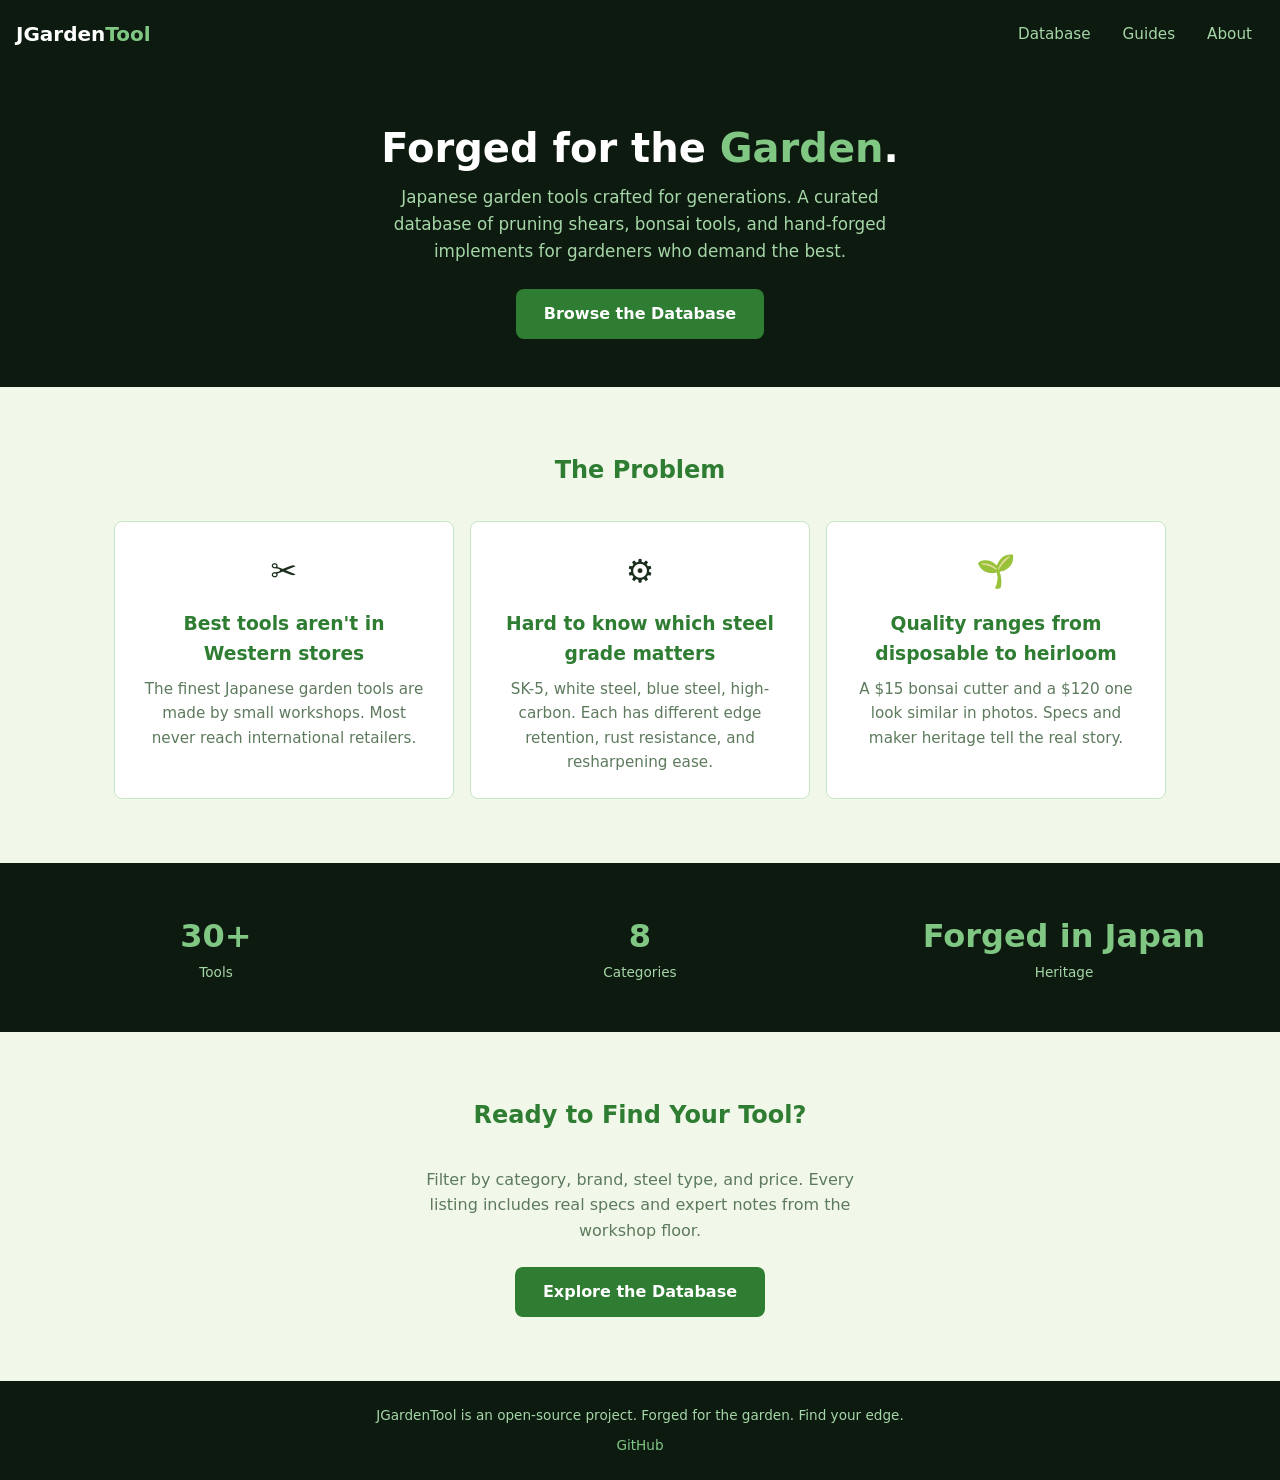
<file: index.html>
<!DOCTYPE html>
<html lang="en">
<head>
<meta charset="UTF-8">
<meta name="viewport" content="width=device-width,initial-scale=1">
<title>JGardenTool - Japanese Garden Tools and Bonsai Supplies</title>
<meta name="description" content="A curated database of Japanese garden tools and bonsai supplies for international gardeners. Compare steel types, specs, and find forged-in-Japan quality.">
<meta property="og:title" content="JGardenTool - Japanese Garden Tools and Bonsai Supplies">
<meta property="og:description" content="A curated database of Japanese garden tools and bonsai supplies for international gardeners.">
<meta property="og:type" content="website">
<meta property="og:url" content="https://humancronadmin.github.io/j-garden-tool/">
<link rel="canonical" href="https://humancronadmin.github.io/j-garden-tool/">
<link rel="icon" href="favicon.svg" type="image/svg+xml">
<link rel="stylesheet" href="css/style.css">
<script async src="https://www.googletagmanager.com/gtag/js?id=G-MXKH7PSKC2"></script>
<script>window.dataLayer=window.dataLayer||[];function gtag(){dataLayer.push(arguments);}gtag("js",new Date());gtag("config","G-MXKH7PSKC2");</script>
<script type="text/javascript">(function(c,l,a,r,i,t,y){c[a]=c[a]||function(){(c[a].q=c[a].q||[]).push(arguments)};t=l.createElement(r);t.async=1;t.src="https://www.clarity.ms/tag/"+i;y=l.getElementsByTagName(r)[0];y.parentNode.insertBefore(t,y);})(window, document, "clarity", "script", "wa1jxs6bmh");</script>

<script type="application/ld+json">{"@context":"https://schema.org","@type":"WebSite","name":"JGardenTool","url":"https://humancronadmin.github.io/j-garden-tool/","description":"JGardenTool - Japanese garden tools, bonsai scissors, hori hori, Niwaki, pruning shears, Japanese steel tools","inLanguage":"en","potentialAction":{"@type":"SearchAction","target":{"@type":"EntryPoint","urlTemplate":"https://humancronadmin.github.io/j-garden-tool/?q={search_term_string}"},"query-input":"required name=search_term_string"}}</script>
<script type="application/ld+json">{"@context":"https://schema.org","@type":"BreadcrumbList","itemListElement":[{"@type":"ListItem","position":1,"name":"Home","item":"https://humancronadmin.github.io/j-garden-tool/"}]}</script>
</head>
<body>
<nav class="nav">
 <a href="index.html" class="nav-brand">JGarden<span>Tool</span></a>
 <div class="nav-links">
 <a href="database.html">Database</a>
 <a href="#guides">Guides</a>
 <a href="#about">About</a>
 </div>
</nav>
<section class="hero">
 <h1>Forged for the <em>Garden</em>.</h1>
 <p>Japanese garden tools crafted for generations. A curated database of pruning shears, bonsai tools, and hand-forged implements for gardeners who demand the best.</p>
 <a href="database.html" class="btn btn-primary">Browse the Database</a>
</section>
<section class="section">
 <h2 class="section-title">The Problem</h2>
 <div class="problem-grid" id="problems"></div>
</section>
<section class="section" style="background:var(--dark);color:#FFF;max-width:none;padding:48px 16px">
 <div class="stats-row" id="stats"></div>
</section>
<section class="section" style="text-align:center">
 <h2 class="section-title">Ready to Find Your Tool?</h2>
 <p style="color:var(--muted);margin-bottom:24px;max-width:480px;margin-left:auto;margin-right:auto">Filter by category, brand, steel type, and price. Every listing includes real specs and expert notes from the workshop floor.</p>
 <a href="database.html" class="btn btn-primary">Explore the Database</a>
</section>
<footer class="footer" id="about">
 <p>JGardenTool is an open-source project. Forged for the garden. Find your edge.</p>
 <p style="margin-top:8px"><a href="https://github.com/humancronadmin">GitHub</a></p>
</footer>
<script>
const problems=[
 {icon:"\u2702\uFE0F",title:"Best tools aren't in Western stores",desc:"The finest Japanese garden tools are made by small workshops. Most never reach international retailers."},
 {icon:"\u2699\uFE0F",title:"Hard to know which steel grade matters",desc:"SK-5, white steel, blue steel, high-carbon. Each has different edge retention, rust resistance, and resharpening ease."},
 {icon:"\u{1F331}",title:"Quality ranges from disposable to heirloom",desc:"A $15 bonsai cutter and a $120 one look similar in photos. Specs and maker heritage tell the real story."}
];
const stats=[
 {num:"30+",label:"Tools"},
 {num:"8",label:"Categories"},
 {num:"Forged in Japan",label:"Heritage"}
];
document.getElementById("problems").innerHTML=problems.map(p=>`<div class="problem-card"><div class="icon">${p.icon}</div><h3>${p.title}</h3><p>${p.desc}</p></div>`).join("");
document.getElementById("stats").innerHTML=stats.map(s=>`<div class="stat"><div class="num">${s.num}</div><div class="label">${s.label}</div></div>`).join("");
</script>
<script async src="https://pagead2.googlesyndication.com/pagead/js/adsbygoogle.js?client=ca-pub-6776399834647681" crossorigin="anonymous"></script>
</body>
</html>
</file>
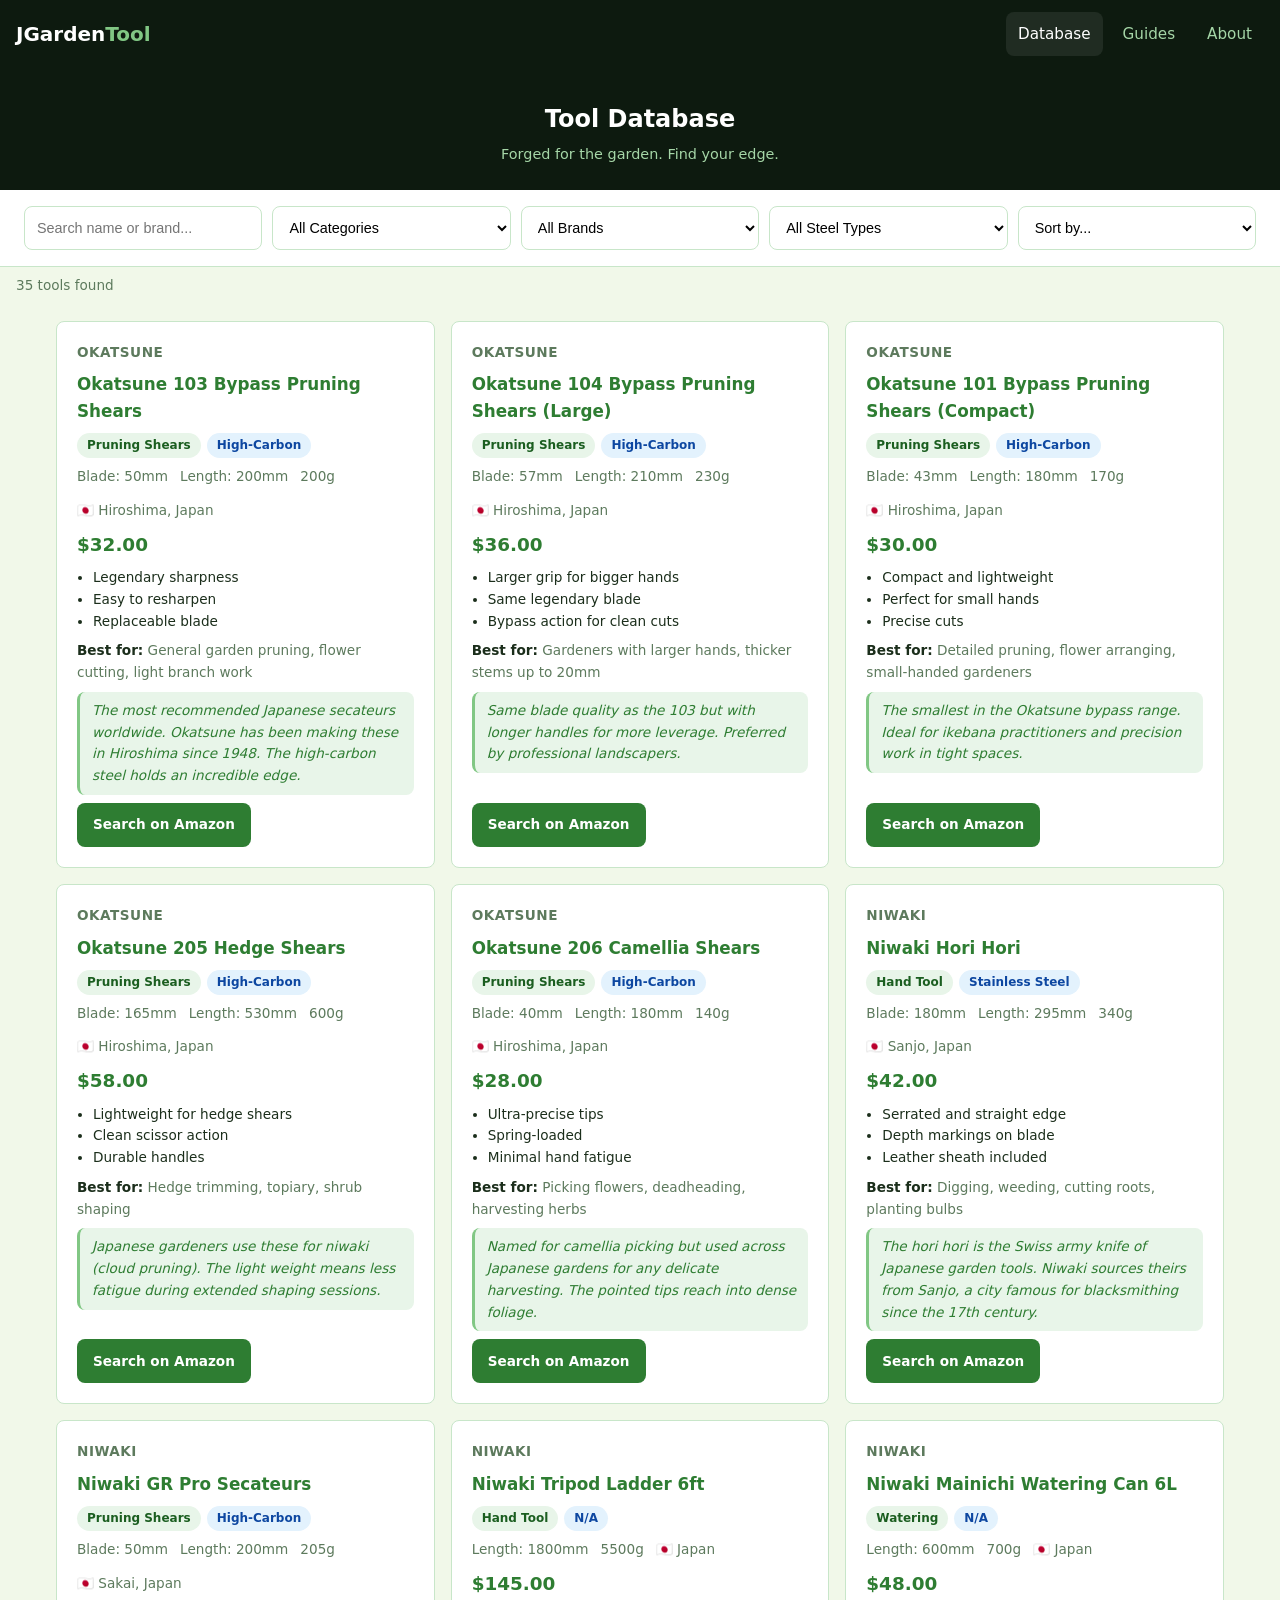
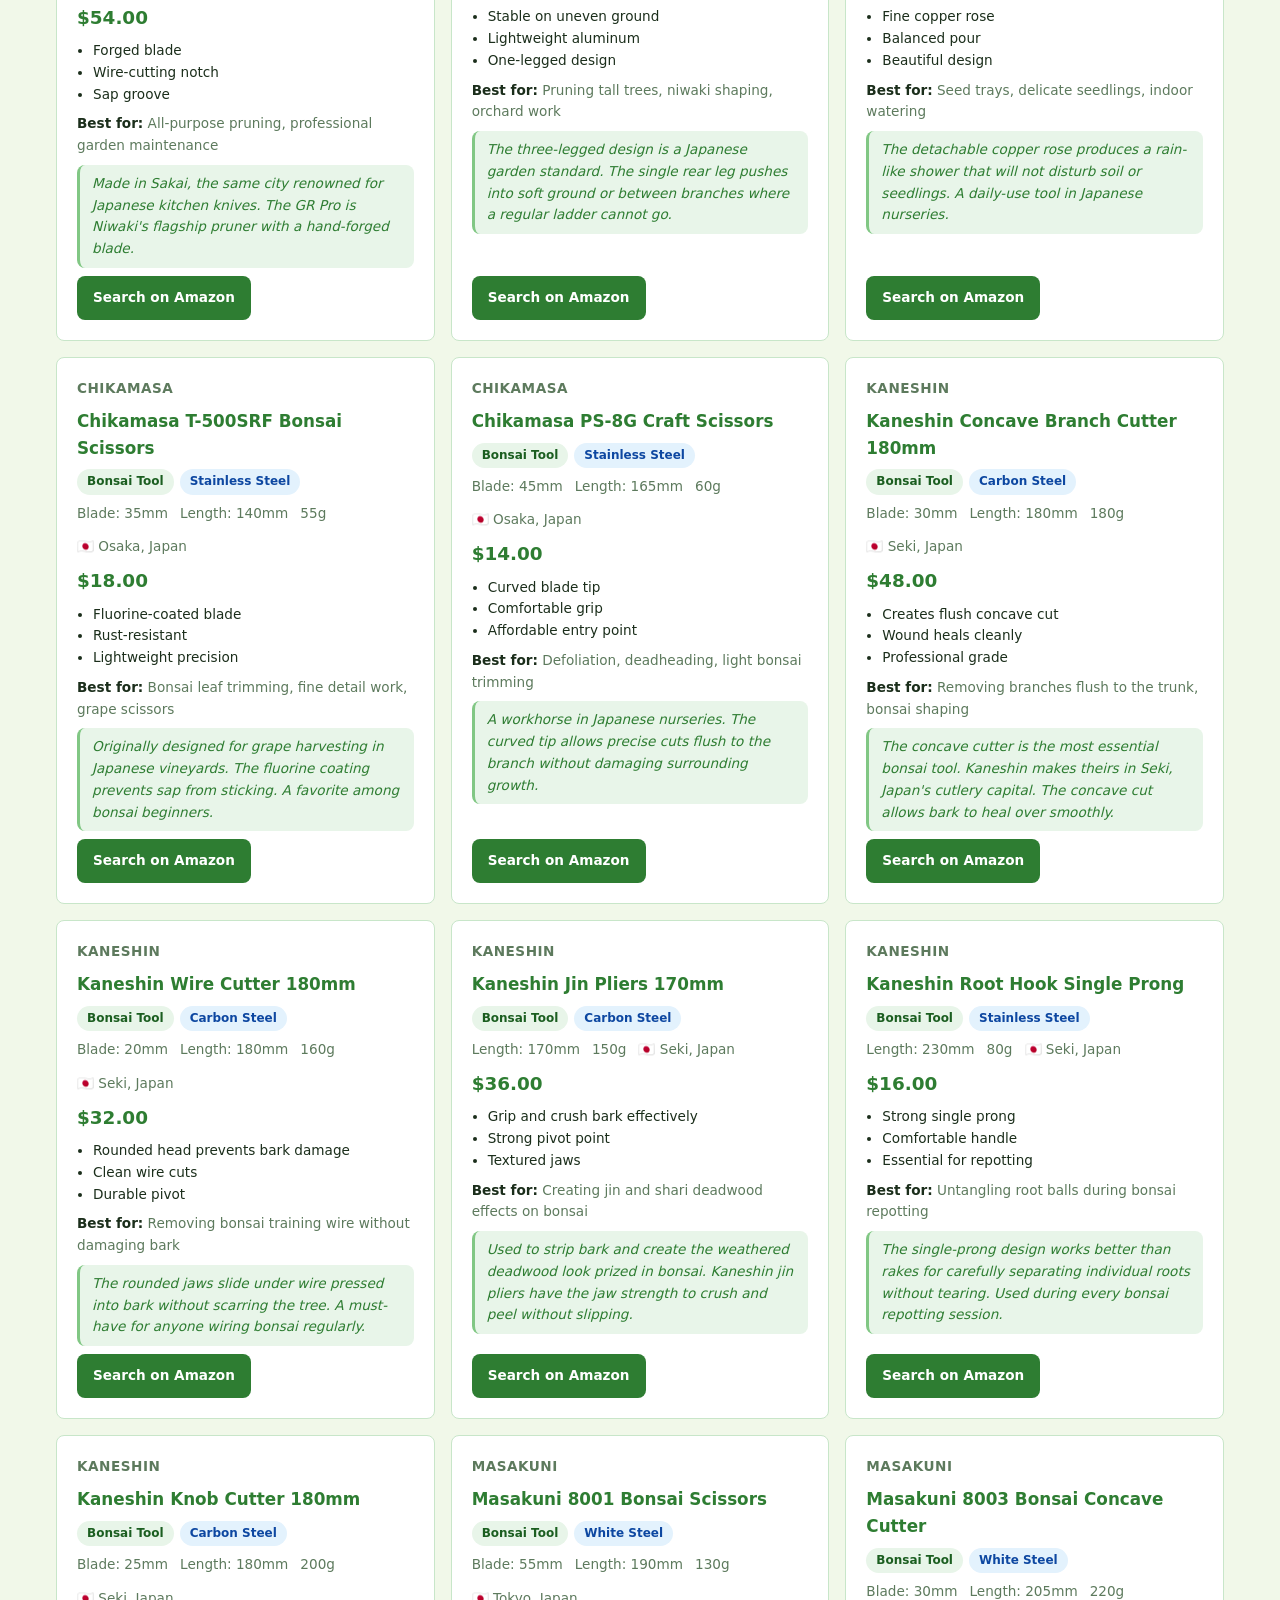
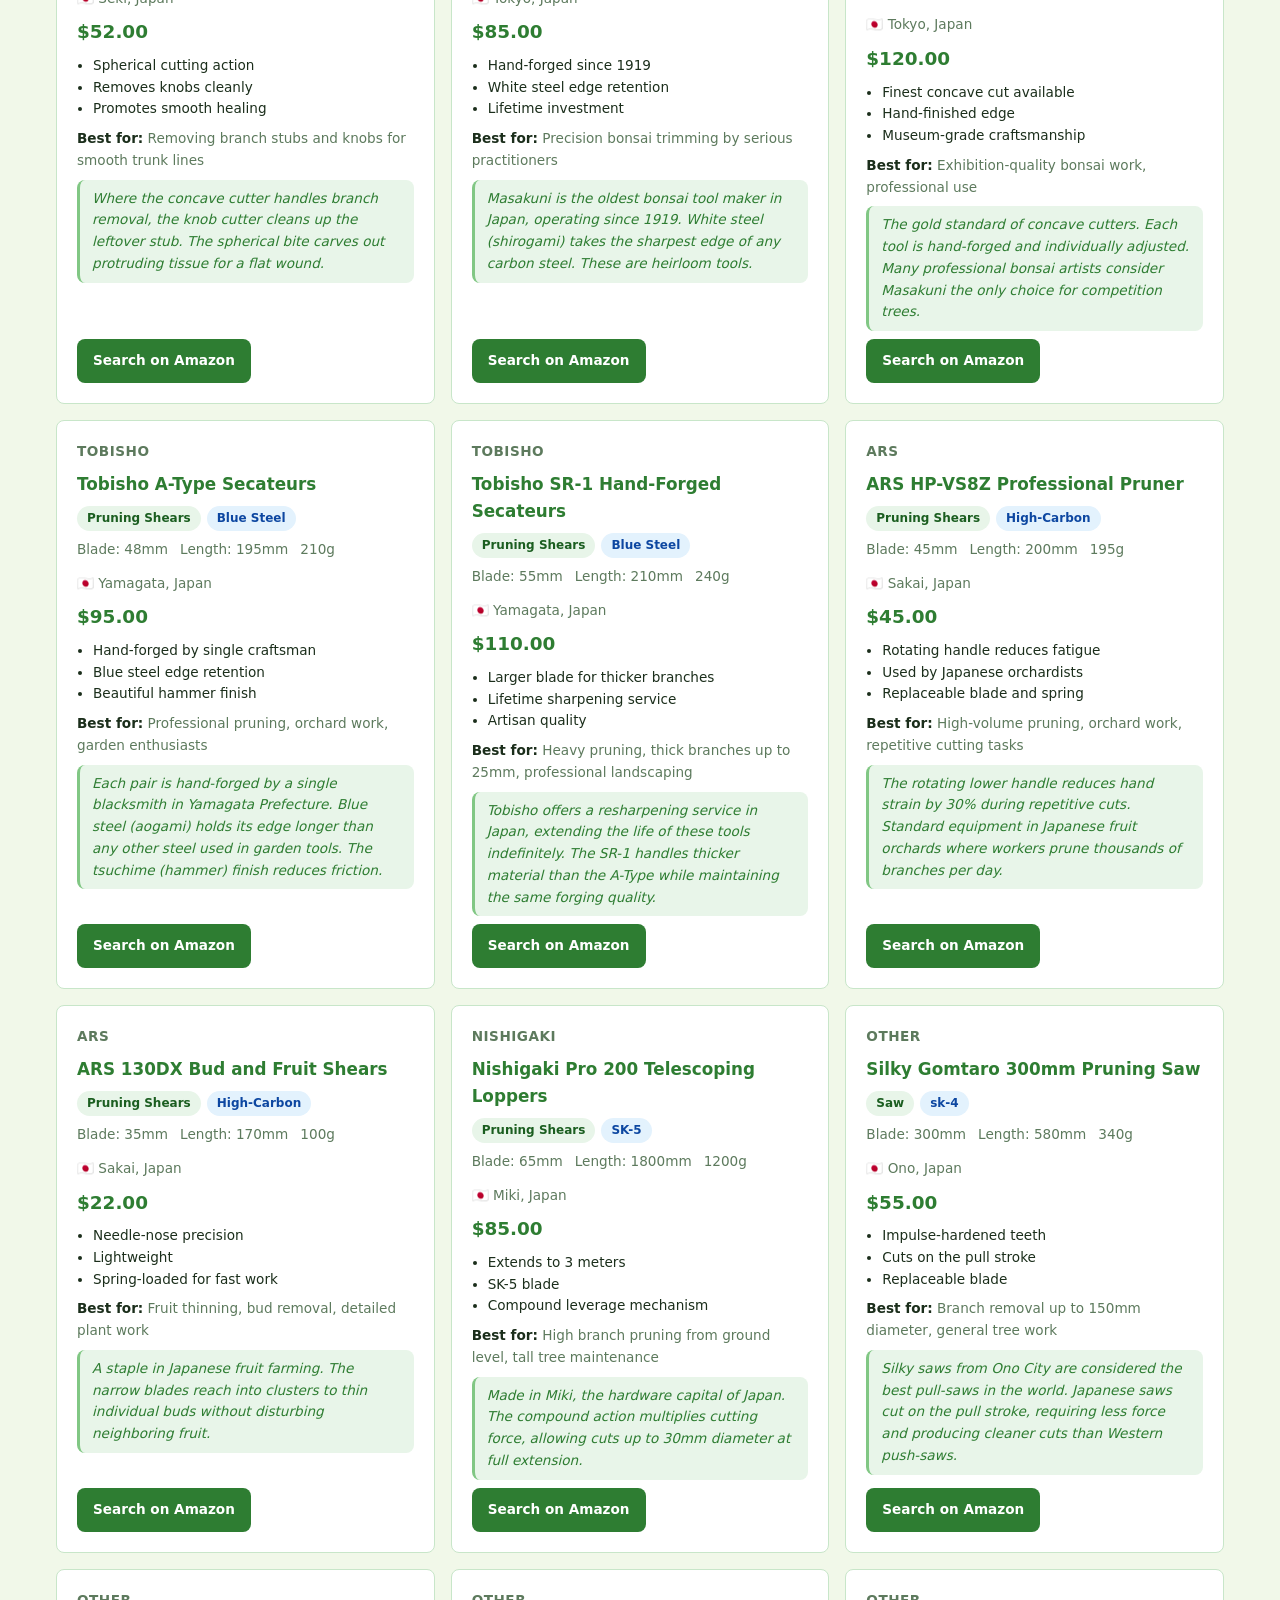
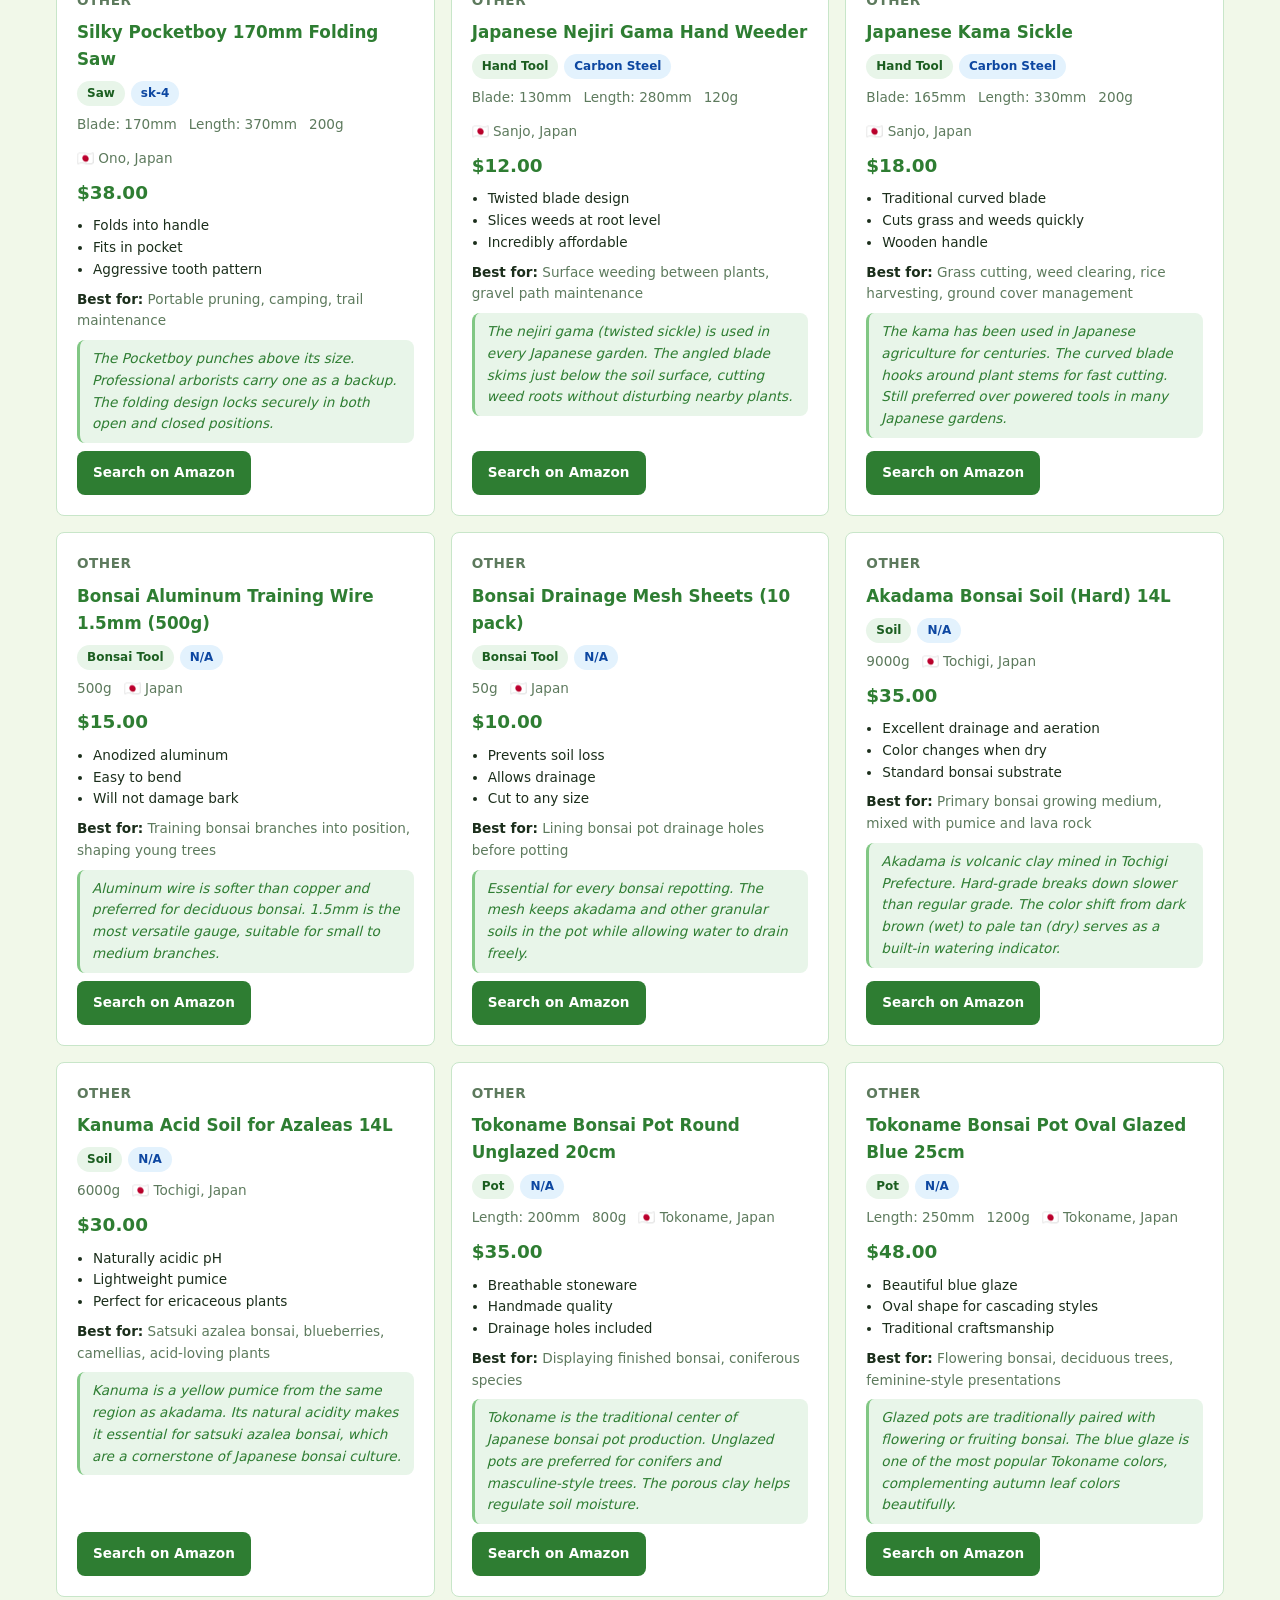
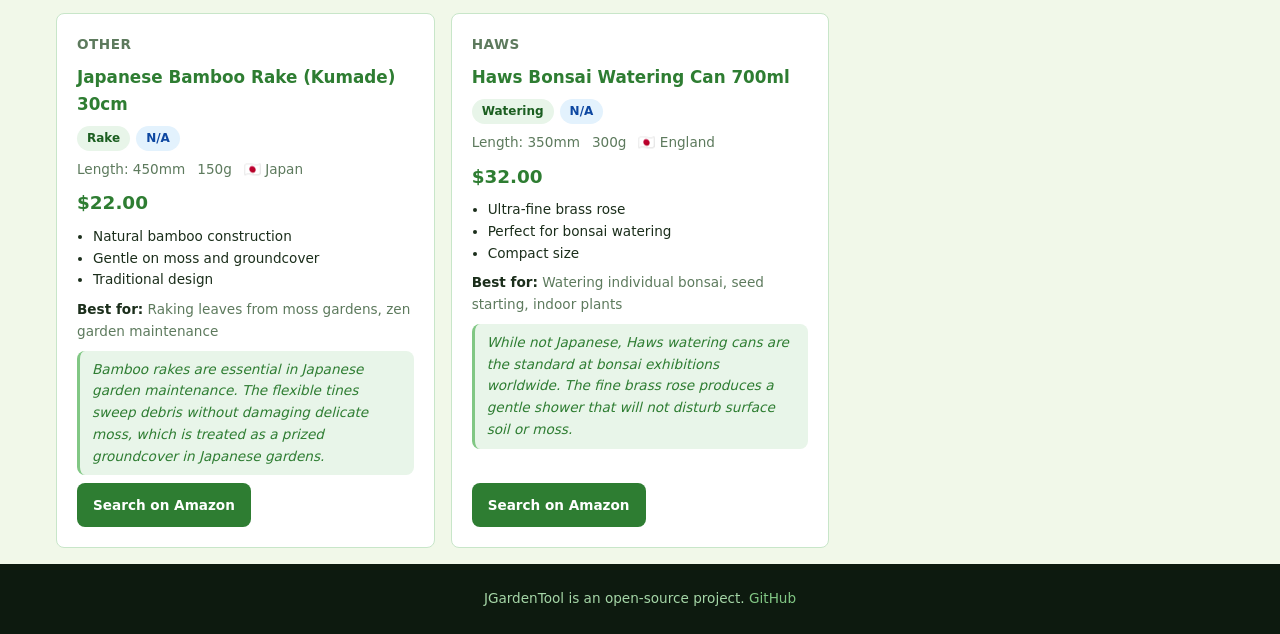
<file: database.html>
<!DOCTYPE html>
<html lang="en">
<head>
<meta charset="UTF-8">
<meta name="viewport" content="width=device-width,initial-scale=1">
<title>Database - JGardenTool</title>
<meta name="description" content="Browse and filter 30+ Japanese garden tools and bonsai supplies. Compare steel types, specs, prices, and expert notes.">
<meta property="og:title" content="JGardenTool - Japanese Garden Tool Database">
<meta property="og:description" content="Browse and filter 30+ Japanese garden tools and bonsai supplies by category, brand, steel type, and price.">
<meta property="og:type" content="website">
<meta property="og:url" content="https://humancronadmin.github.io/j-garden-tool/database.html">
<link rel="canonical" href="https://humancronadmin.github.io/j-garden-tool/database.html">
<link rel="icon" href="favicon.svg" type="image/svg+xml">
<link rel="stylesheet" href="css/style.css">
<script async src="https://www.googletagmanager.com/gtag/js?id=G-MXKH7PSKC2"></script>
<script>window.dataLayer=window.dataLayer||[];function gtag(){dataLayer.push(arguments);}gtag("js",new Date());gtag("config","G-MXKH7PSKC2");</script>
<script type="text/javascript">(function(c,l,a,r,i,t,y){c[a]=c[a]||function(){(c[a].q=c[a].q||[]).push(arguments)};t=l.createElement(r);t.async=1;t.src="https://www.clarity.ms/tag/"+i;y=l.getElementsByTagName(r)[0];y.parentNode.insertBefore(t,y);})(window, document, "clarity", "script", "wa1jxs6bmh");</script>
</head>
<body>
<nav class="nav">
 <a href="index.html" class="nav-brand">JGarden<span>Tool</span></a>
 <div class="nav-links">
 <a href="database.html" class="active">Database</a>
 <a href="index.html#guides">Guides</a>
 <a href="index.html#about">About</a>
 </div>
</nav>
<div class="db-header">
 <h1>Tool Database</h1>
 <p>Forged for the garden. Find your edge.</p>
</div>
<div class="filters">
 <input type="search" id="search" placeholder="Search name or brand...">
 <select id="category"><option value="">All Categories</option></select>
 <select id="brand"><option value="">All Brands</option></select>
 <select id="steel"><option value="">All Steel Types</option></select>
 <select id="sort">
 <option value="">Sort by...</option>
 <option value="price-asc">Price: Low to High</option>
 <option value="price-desc">Price: High to Low</option>
 <option value="name-asc">Name: A to Z</option>
 </select>
</div>
<div class="result-count" id="resultCount"></div>
<div class="product-grid" id="grid"></div>
<footer class="footer">
 <p>JGardenTool is an open-source project. <a href="https://github.com/humancronadmin">GitHub</a></p>
</footer>
<script src="js/database.js"></script>
<script async src="https://pagead2.googlesyndication.com/pagead/js/adsbygoogle.js?client=ca-pub-6776399834647681" crossorigin="anonymous"></script>
</body>
</html>
</file>
<file: css/style.css>
*,*::before,*::after{box-sizing:border-box;margin:0;padding:0}
:root{--green:#2E7D32;--leaf:#81C784;--dark:#0D1A0F;--light:#F1F8E9;--card:#FFFFFF;--text:#1B2E1B;--muted:#5D7A5D;--border:#C8E6C9;--radius:8px}
body{font-family:'Segoe UI',system-ui,-apple-system,sans-serif;color:var(--text);background:var(--light);line-height:1.6}
a{color:var(--green);text-decoration:none}
a:hover{color:var(--leaf)}
img{max-width:100%;display:block}

/* NAV */
.nav{background:var(--dark);padding:12px 16px;display:flex;align-items:center;justify-content:space-between;position:sticky;top:0;z-index:100}
.nav-brand{color:#FFF;font-size:1.25rem;font-weight:700}
.nav-brand span{color:var(--leaf)}
.nav-links{display:flex;gap:8px}
.nav-links a{color:#A5D6A7;font-size:.9rem;padding:10px 12px;min-height:44px;display:flex;align-items:center;border-radius:var(--radius)}
.nav-links a:hover,.nav-links a.active{color:#FFF;background:rgba(255,255,255,.08)}

/* HERO */
.hero{background:var(--dark);color:#FFF;padding:56px 16px 48px;text-align:center}
.hero h1{font-size:2rem;margin-bottom:12px;line-height:1.2}
.hero h1 em{color:var(--leaf);font-style:normal}
.hero p{color:#A5D6A7;font-size:1.05rem;max-width:520px;margin:0 auto 24px}
.btn{display:inline-flex;align-items:center;justify-content:center;min-height:44px;padding:12px 28px;border-radius:var(--radius);font-weight:600;font-size:1rem;cursor:pointer;border:none;transition:background .2s}
.btn-primary{background:var(--green);color:#FFF}
.btn-primary:hover{background:#1B5E20;color:#FFF}
.btn-outline{background:transparent;border:2px solid var(--green);color:var(--green)}
.btn-outline:hover{background:var(--green);color:#FFF}

/* SECTIONS */
.section{padding:48px 16px;max-width:1100px;margin:0 auto}
.section-title{font-size:1.5rem;color:var(--green);text-align:center;margin-bottom:32px}

/* PROBLEM CARDS */
.problem-grid{display:grid;gap:16px}
.problem-card{background:var(--card);border:1px solid var(--border);border-radius:var(--radius);padding:24px;text-align:center}
.problem-card .icon{font-size:2rem;margin-bottom:12px}
.problem-card h3{color:var(--green);margin-bottom:8px}
.problem-card p{color:var(--muted);font-size:.95rem}

/* STATS */
.stats-row{display:flex;flex-wrap:wrap;justify-content:center;gap:24px;text-align:center}
.stat{flex:1;min-width:120px}
.stat .num{font-size:2rem;font-weight:700;color:var(--leaf)}
.stat .label{font-size:.85rem;color:#A5D6A7}

/* FOOTER */
.footer{background:var(--dark);color:#A5D6A7;padding:24px 16px;text-align:center;font-size:.85rem}
.footer a{color:var(--leaf)}

/* DATABASE PAGE */
.db-header{background:var(--dark);color:#FFF;padding:32px 16px 24px;text-align:center}
.db-header h1{font-size:1.5rem;margin-bottom:4px}
.db-header p{color:#A5D6A7;font-size:.9rem}

.filters{background:var(--card);border-bottom:1px solid var(--border);padding:16px;display:flex;flex-wrap:wrap;gap:10px;position:sticky;top:52px;z-index:90}
.filters select,.filters input{min-height:44px;padding:8px 12px;border:1px solid var(--border);border-radius:var(--radius);font-size:.9rem;background:#FFF;flex:1;min-width:140px}
.filters input[type="search"]{min-width:200px}
.result-count{padding:8px 16px;font-size:.85rem;color:var(--muted)}

.product-grid{display:grid;gap:16px;padding:16px;max-width:1200px;margin:0 auto}
.product-card{background:var(--card);border:1px solid var(--border);border-radius:var(--radius);padding:20px;display:flex;flex-direction:column;gap:8px}
.product-card h3{font-size:1.05rem;color:var(--green)}
.product-card .brand-label{font-size:.85rem;color:var(--muted);font-weight:600;text-transform:uppercase;letter-spacing:.5px}
.badges{display:flex;flex-wrap:wrap;gap:6px}
.badge{display:inline-block;padding:3px 10px;border-radius:20px;font-size:.75rem;font-weight:600}
.badge-cat{background:#E8F5E9;color:#1B5E20}
.badge-steel{background:#E3F2FD;color:#0D47A1}
.badge-origin{background:#FFF8E1;color:#E65100}
.product-meta{display:flex;flex-wrap:wrap;gap:12px;font-size:.85rem;color:var(--muted)}
.product-meta span{display:flex;align-items:center;gap:4px}
.product-price{font-size:1.15rem;font-weight:700;color:var(--green)}
.product-pros{font-size:.85rem;color:var(--text)}
.product-pros li{margin-left:16px}
.product-best{font-size:.85rem;color:var(--muted)}
.product-best strong{color:var(--text)}
.expert-note{font-size:.85rem;font-style:italic;color:var(--green);background:#E8F5E9;padding:8px 12px;border-radius:var(--radius);border-left:3px solid var(--leaf)}
.product-link{margin-top:auto}
.product-link a{display:inline-flex;align-items:center;justify-content:center;min-height:44px;padding:8px 16px;background:var(--green);color:#FFF;border-radius:var(--radius);font-size:.85rem;font-weight:600;transition:background .2s}
.product-link a:hover{background:#1B5E20;color:#FFF}

/* RESPONSIVE */
@media(min-width:480px){
  .hero h1{font-size:2.5rem}
  .problem-grid{grid-template-columns:repeat(3,1fr)}
  .product-grid{grid-template-columns:repeat(2,1fr)}
  .nav-links a{font-size:.95rem}
}
@media(min-width:768px){
  .product-grid{grid-template-columns:repeat(3,1fr)}
  .section{padding:64px 24px}
  .filters{padding:16px 24px}
}
</file>
